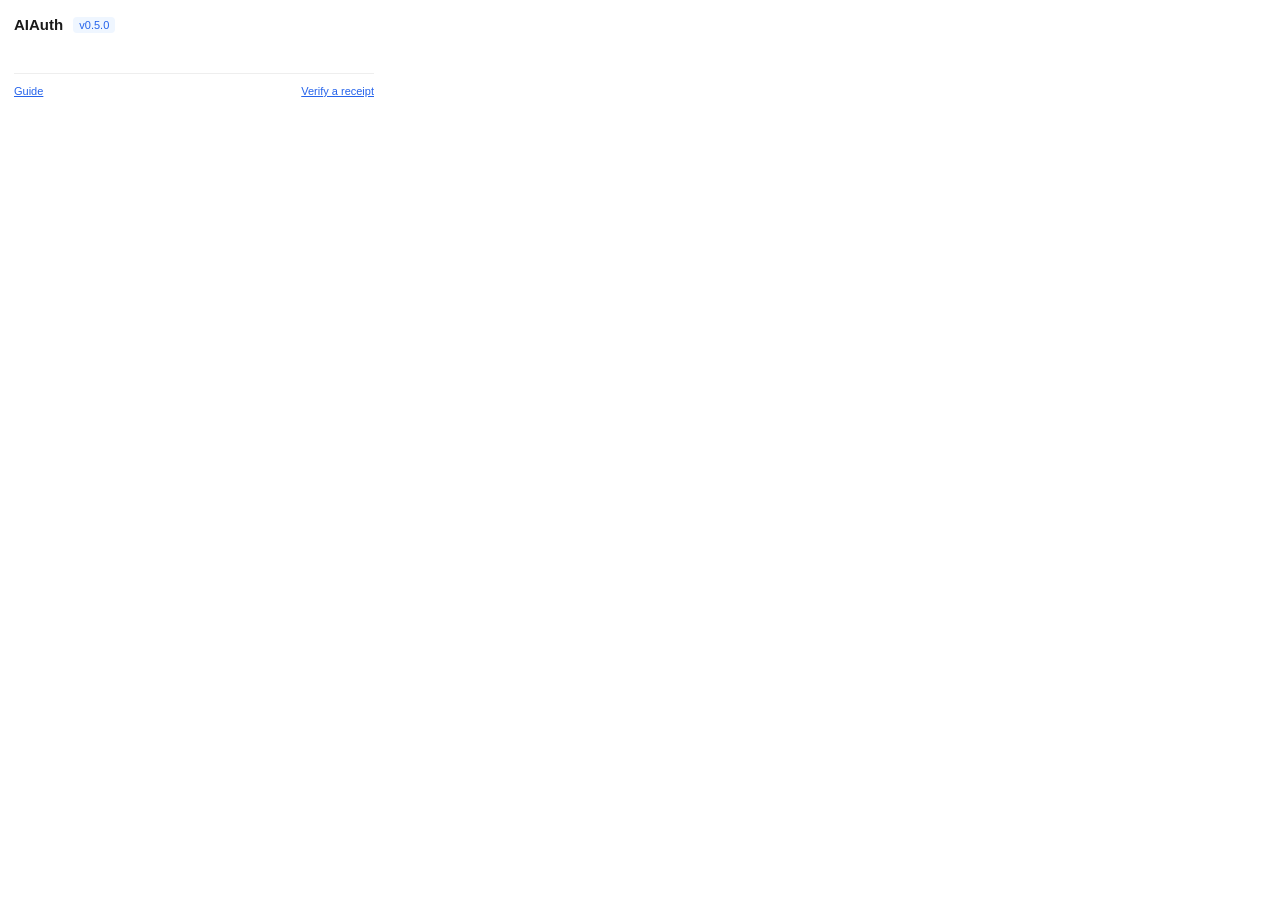
<file: chrome-extension/popup.html>
<!doctype html>
<html>
<head>
  <meta charset="utf-8" />
  <title>AIAuth</title>
  <style>
    body {
      font: 14px/1.4 -apple-system, BlinkMacSystemFont, "Segoe UI", Roboto, sans-serif;
      width: 360px;
      margin: 0;
      padding: 14px;
      color: #1a1a1a;
    }
    h1 { font-size: 15px; margin: 0 0 4px; }
    h1 .tag { font-size: 11px; color: #2563eb; background: #eff6ff; padding: 2px 6px; border-radius: 4px; font-weight: 500; margin-left: 6px; vertical-align: 1px; }
    .muted { color: #777; font-size: 11px; }
    .section { margin-top: 14px; }
    .section h2 {
      font-size: 11px;
      text-transform: uppercase;
      letter-spacing: 0.4px;
      color: #888;
      margin: 0 0 6px;
      font-weight: 600;
    }
    label { display: block; font-size: 12px; color: #555; margin-top: 6px; }
    input, textarea {
      width: 100%;
      box-sizing: border-box;
      padding: 6px 8px;
      font-size: 13px;
      border: 1px solid #ccc;
      border-radius: 6px;
      font-family: inherit;
    }
    textarea { height: 60px; resize: vertical; }
    button {
      padding: 6px 10px;
      font-size: 12px;
      border: 0;
      border-radius: 6px;
      background: #111;
      color: #fff;
      cursor: pointer;
    }
    button.secondary { background: #eee; color: #111; }
    button.tiny { padding: 3px 7px; font-size: 11px; }
    button:disabled { opacity: 0.6; cursor: default; }
    button.primary { background: #2563eb; }
    #status { font-size: 12px; margin-top: 8px; min-height: 16px; }
    .ok { color: #1a7f37; }
    .err { color: #b42318; }
    .row { display: flex; gap: 6px; }
    .row button { flex: 1; }

    /* State containers — only one is visible at a time */
    .state { display: none; }
    .state.active { display: block; }

    .panel {
      background: #f8fafc;
      border: 1px solid #e2e8f0;
      border-radius: 8px;
      padding: 14px;
      text-align: center;
    }
    .panel .head {
      font-size: 15px;
      font-weight: 600;
      margin-bottom: 6px;
    }
    .panel .body {
      font-size: 12px;
      color: #555;
      margin-bottom: 10px;
    }
    .badge {
      display: inline-block;
      font-size: 10px;
      font-weight: 600;
      letter-spacing: 0.4px;
      text-transform: uppercase;
      padding: 2px 6px;
      border-radius: 3px;
      margin-left: 6px;
      vertical-align: 1px;
    }
    .badge.free { background: #f3f4f6; color: #4b5563; }
    .badge.enterprise { background: #eff6ff; color: #2563eb; }

    .stats { display: grid; grid-template-columns: 1fr 1fr 1fr; gap: 8px; margin-top: 8px; }
    .stat { background: #f8fafc; border: 1px solid #e5e7eb; border-radius: 6px; padding: 8px; text-align: center; }
    .stat .n { font-size: 18px; font-weight: 700; color: #111; }
    .stat .lbl { font-size: 10px; color: #6b7280; text-transform: uppercase; letter-spacing: 0.4px; }

    #receipts { max-height: 180px; overflow-y: auto; border: 1px solid #eee; border-radius: 6px; }
    #receipts:empty::after {
      content: 'No receipts yet. Select AI text and right-click, then choose "Attest selection with AIAuth".';
      display: block;
      padding: 12px;
      color: #999;
      font-size: 12px;
      text-align: center;
    }
    .rcpt {
      display: grid;
      grid-template-columns: minmax(0, 1fr) auto;
      gap: 6px;
      padding: 8px 10px;
      border-bottom: 1px solid #f0f0f0;
      align-items: center;
    }
    .rcpt:last-child { border-bottom: 0; }
    .rcpt-code { font-family: ui-monospace, Menlo, Consolas, monospace; font-size: 12px; }
    .rcpt-meta {
      color: #888;
      font-size: 11px;
      margin-top: 2px;
      /* Truncate with ellipsis so a long meta (file type, TTA, C2PA
         generator) never pushes the action buttons off-screen. */
      white-space: nowrap;
      overflow: hidden;
      text-overflow: ellipsis;
    }
    .rcpt-actions { display: flex; gap: 4px; flex-shrink: 0; }
    .rcpt-status { font-size: 10px; color: #1a7f37; margin-left: 6px; }
    .rcpt-status.pending { color: #b45309; }
    code { background: #f3f3f3; padding: 1px 4px; border-radius: 3px; font-size: 12px; }
    .drop {
      display: flex; flex-direction: column; align-items: center; justify-content: center;
      padding: 16px; border: 2px dashed #ccc; border-radius: 8px;
      text-align: center; cursor: pointer; transition: border-color 120ms, background 120ms;
    }
    .drop:hover, .drop.hover { border-color: #2563eb; background: #f5f8ff; }
    .drop-label { font-size: 13px; font-weight: 600; }
    .drop-sub { font-size: 11px; color: #888; margin-top: 4px; }
    .drop.busy { opacity: 0.7; pointer-events: none; }

    details { margin-top: 12px; }
    details summary { cursor: pointer; font-size: 12px; color: #2563eb; }
    details[open] summary { margin-bottom: 8px; }
    .footer {
      margin-top: 14px;
      padding-top: 10px;
      border-top: 1px solid #eee;
      font-size: 11px;
      color: #888;
      display: flex;
      justify-content: space-between;
    }
  </style>
</head>
<body>
  <h1>AIAuth <span class="tag" id="versionTag">v0.5.0</span></h1>

  <!-- STATE 1: NOT CONFIGURED -->
  <div id="state1" class="state">
    <div class="panel">
      <div class="head">Chain of Custody for AI Work</div>
      <div class="body">Enter your email to start. Free forever. No content leaves your machine.</div>
      <label for="onboardEmail" style="text-align:left;">Your email</label>
      <input id="onboardEmail" type="email" placeholder="you@example.com" />
      <div class="row" style="margin-top:10px; flex-direction:column; gap:6px;">
        <button id="startAttesting" class="primary">Start Attesting</button>
        <button id="onboardStart" class="secondary">Verify My Email (Recommended)</button>
      </div>
      <div class="body" style="font-size:10px; margin-top:10px; color:#888; line-height:1.4;">
        <b>Start Attesting</b> lets you begin immediately. Your email appears on receipts as-is.
        <b>Verify My Email</b> enables cross-person chain-of-custody and enterprise features.
      </div>
    </div>
  </div>

  <!-- STATE 3u: UNVERIFIED READY — attestation works; nudge to verify -->
  <div id="state3u" class="state">
    <div class="muted">
      <b id="currentIdentU">you@example.com</b>
      <span class="badge free">Free · Unverified</span>
    </div>
    <div class="muted" style="margin-top:4px;">the right-click menu on a supported AI site to attest selected text.</div>

    <div id="verifyBanner" style="margin-top:12px; padding:10px; background:#fef3c7; border:1px solid #fcd34d; border-radius:8px; font-size:12px; color:#78350f;">
      <b>Your email is unverified.</b> Attestation works, but cross-person and enterprise features
      need a verified email. <a href="#" id="verifyNow" style="color:#2563eb; font-weight:600;">Verify Now</a>
    </div>

    <div class="stats">
      <div class="stat"><div class="n" id="statTodayU">0</div><div class="lbl">Today</div></div>
      <div class="stat"><div class="n" id="statTotalU">0</div><div class="lbl">Total</div></div>
      <div class="stat"><div class="n" id="statPendingU">0</div><div class="lbl">Pending</div></div>
    </div>

    <div class="section">
      <h2>Recent receipts</h2>
      <div id="receiptsU"></div>
    </div>

    <div class="section">
      <h2>Attest a file</h2>
      <div id="dropU" class="drop">
        <span class="drop-label">Drop a file here, or click to choose</span>
        <span class="drop-sub">Excel, PDF, Word, images — hashed locally, file never uploaded.</span>
      </div>
      <input id="filePickerU" type="file" style="display:none" />
      <div style="font-size:11px;color:#888;margin-top:6px;">
        Format not recognized for cross-format integrity? <a href="https://aiauth.app/new-format" target="_blank" rel="noopener">Request support</a>.
      </div>
    </div>

    <div class="section">
      <h2>Attest pasted text</h2>
      <textarea id="manualU" placeholder="Paste AI output here"></textarea>
      <button id="signU" style="margin-top:6px;">Attest text</button>
    </div>

    <details>
      <summary>Settings</summary>
      <label for="serverU">Server</label>
      <input id="serverU" type="text" placeholder="https://aiauth.app" />
      <div class="row" style="margin-top:8px;">
        <button id="saveU" class="secondary">Save</button>
        <button id="changeEmailU" class="secondary">Change email</button>
      </div>
    </details>
  </div>

  <!-- STATE 2: AWAITING VERIFICATION -->
  <div id="state2" class="state">
    <div class="panel">
      <div class="head">✉ Check your email</div>
      <div class="body">We sent a link to <b id="pendingEmail"></b>. Click it within 15 minutes.</div>
      <div class="body" style="font-size:11px;">Or paste the full link here:</div>
      <input id="pasteLink" type="text" placeholder="https://aiauth.app/auth?token=..." />
      <div class="row" style="margin-top:8px;">
        <button id="useLink" class="primary">Verify</button>
        <button id="resendLink" class="secondary">Resend</button>
        <button id="changeEmail" class="secondary">Change email</button>
      </div>
    </div>
  </div>

  <!-- STATE 3 + 4: VERIFIED (State 4 adds org banner) -->
  <div id="state3" class="state">
    <div class="muted">
      <b id="currentIdent">you@example.com</b>
      <span id="tierBadge" class="badge free">Free</span>
      <span id="orgBanner" style="display:none;"> · <b id="orgName"></b></span>
    </div>
    <div class="muted" style="margin-top:4px;">the right-click menu on a supported AI site to attest selected text.</div>

    <div class="stats">
      <div class="stat"><div class="n" id="statToday">0</div><div class="lbl">Today</div></div>
      <div class="stat"><div class="n" id="statTotal">0</div><div class="lbl">Total</div></div>
      <div class="stat"><div class="n" id="statPending">0</div><div class="lbl">Pending</div></div>
    </div>

    <div class="section">
      <h2>Recent receipts</h2>
      <div id="receipts"></div>
    </div>

    <div class="section">
      <h2>Attest a file</h2>
      <div id="drop" class="drop">
        <span class="drop-label">Drop a file here, or click to choose</span>
        <span class="drop-sub">Excel, PDF, Word, images — hashed locally, file never uploaded.</span>
      </div>
      <input id="filePicker" type="file" style="display:none" />
      <div style="font-size:11px;color:#888;margin-top:6px;">
        Format not recognized for cross-format integrity? <a href="https://aiauth.app/new-format" target="_blank" rel="noopener">Request support</a>.
      </div>
    </div>

    <div class="section">
      <h2>Attest pasted text</h2>
      <textarea id="manual" placeholder="Paste AI output here"></textarea>
      <button id="sign" style="margin-top:6px;">Attest text</button>
    </div>

    <details>
      <summary>Settings</summary>
      <label for="server">Server</label>
      <input id="server" type="text" placeholder="https://aiauth.app" />
      <div class="row" style="margin-top:8px;">
        <button id="save">Save</button>
        <button id="health" class="secondary">Check server</button>
        <button id="logout" class="secondary">Log out</button>
      </div>
      <label style="margin-top:8px;">
        <input type="checkbox" id="tierEnterprise" /> Enable enterprise-tier capture
      </label>
      <div class="muted" style="font-size:10px; margin-top:2px;">
        Your organization manages this; change only if instructed.
      </div>
    </details>
  </div>

  <!-- STATE 5: SESSION EXPIRED -->
  <div id="state5" class="state">
    <div class="panel">
      <div class="head">⚠ Session expired</div>
      <div class="body">Log in again to manage your account. <b>Attestation still works</b> — right-click and choose &quot;Attest selection with AIAuth&quot; as usual.</div>
      <div class="row" style="margin-top:8px;">
        <button id="reauthSend" class="primary">Send login link</button>
      </div>
    </div>
  </div>

  <div id="status"></div>

  <div class="footer">
    <span><a href="https://aiauth.app/guide" target="_blank" style="color:#2563eb;">Guide</a></span>
    <span><a href="https://aiauth.app/check" target="_blank" style="color:#2563eb;">Verify a receipt</a></span>
  </div>

  <script src="popup.js"></script>
</body>
</html>
</file>
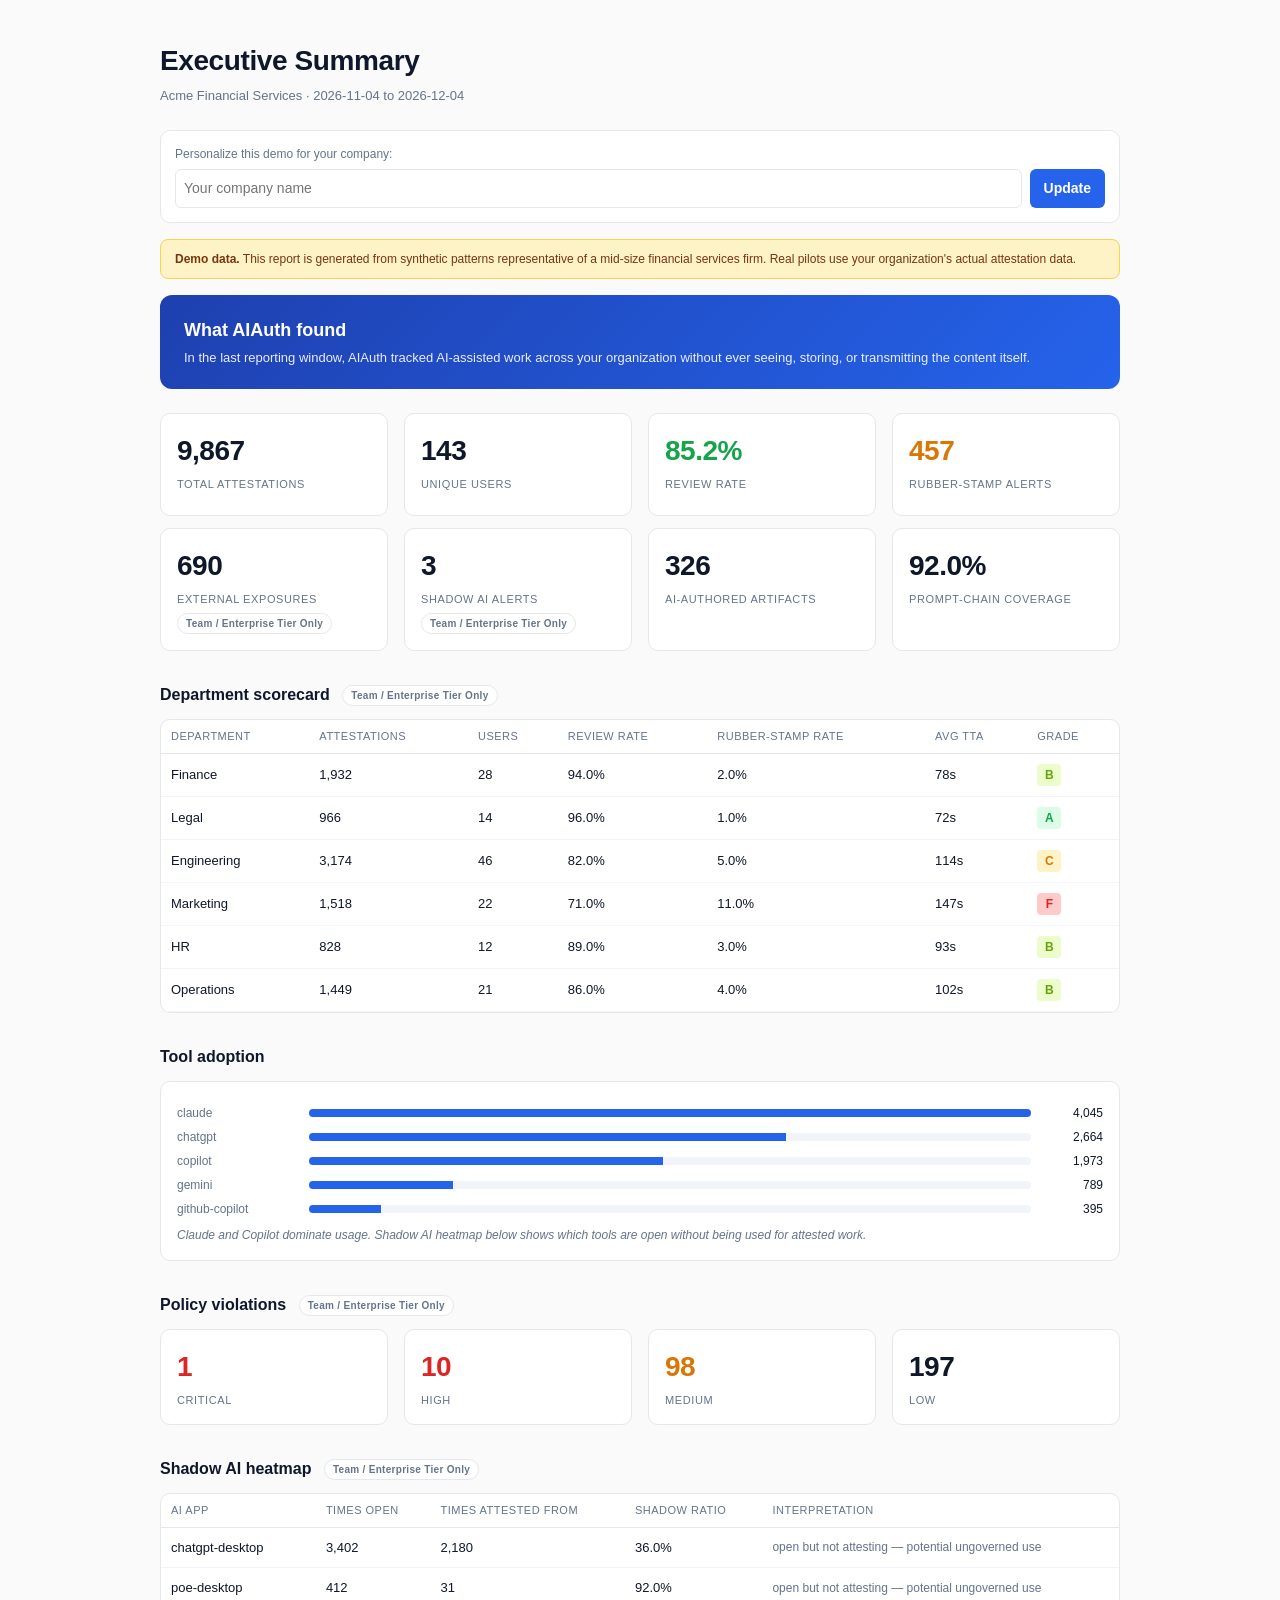
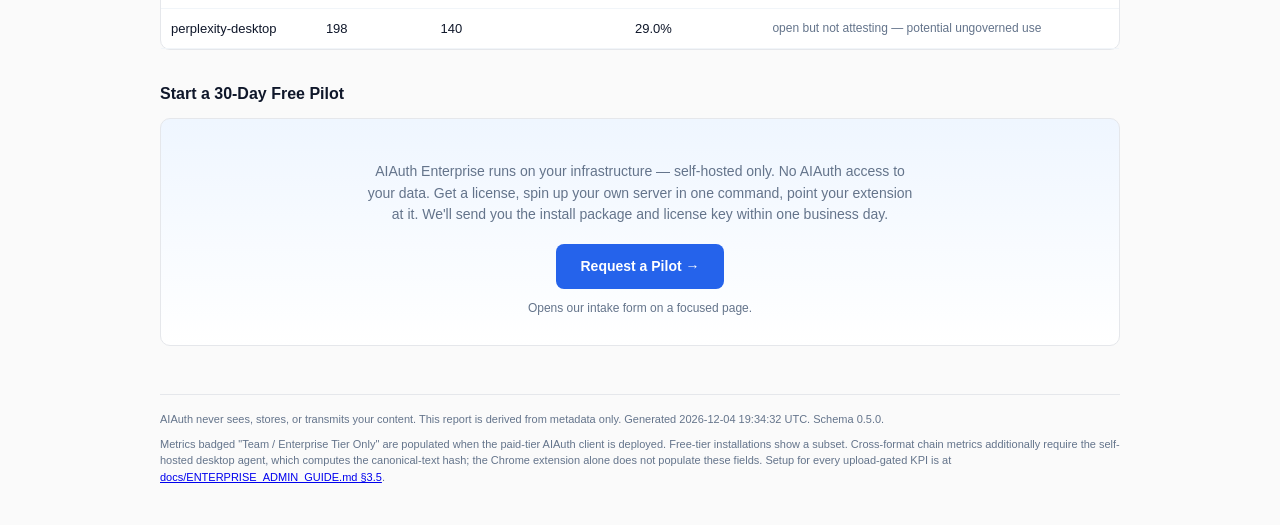
<file: templates/commercial/executive-summary.html>
<!doctype html>
<html lang="en">
<head>
  <meta charset="utf-8" />
  <meta name="viewport" content="width=device-width, initial-scale=1" />
  <title>AIAuth — Executive Summary</title>
  <style>
    :root {
      --bg: #fafafa; --panel: #fff; --border: #e5e7eb;
      --ink: #0f172a; --muted: #64748b; --blue: #2563eb;
      --good: #16a34a; --warn: #d97706; --bad: #dc2626;
    }
    body {
      font: 14px/1.5 -apple-system, BlinkMacSystemFont, "Segoe UI", Roboto, "Helvetica Neue", Arial, sans-serif;
      background: var(--bg); color: var(--ink); margin: 0; padding: 40px 24px;
    }
    .container { max-width: 960px; margin: 0 auto; }
    h1 { font-size: 28px; margin: 0 0 4px; letter-spacing: -0.4px; }
    .sub { color: var(--muted); font-size: 13px; margin-bottom: 24px; }
    .banner {
      background: linear-gradient(135deg, #1e40af 0%, #2563eb 100%);
      color: white; padding: 22px 24px; border-radius: 12px; margin-bottom: 24px;
    }
    .banner .title { font-size: 18px; font-weight: 600; margin-bottom: 4px; }
    .banner .body { font-size: 13px; opacity: 0.9; }
    .grid { display: grid; gap: 16px; }
    .grid-4 { grid-template-columns: repeat(4, 1fr); }
    .grid-3 { grid-template-columns: repeat(3, 1fr); }
    *, *::before, *::after { box-sizing: border-box; }
    td, th { word-break: break-word; overflow-wrap: anywhere; }
    .kpi .n { overflow-wrap: anywhere; }
    @media (max-width: 1024px) {
      body { padding: 32px 20px; }
      .grid-4 { grid-template-columns: repeat(2, 1fr); }
      .grid-3 { grid-template-columns: repeat(2, 1fr); }
    }
    @media (max-width: 768px) {
      body { padding: 24px 16px; }
      h1 { font-size: clamp(22px, 6vw, 28px); }
      .grid-4 { grid-template-columns: repeat(2, 1fr); }
      .grid-3 { grid-template-columns: 1fr; }
      table { display: block; overflow-x: auto; -webkit-overflow-scrolling: touch; white-space: nowrap; }
      table td, table th { white-space: normal; }
      .bar-label { width: 90px; }
      .bar-val { width: 50px; }
    }
    @media (max-width: 480px) {
      body { padding: 16px 12px; }
      .grid-4 { grid-template-columns: 1fr; }
      .kpi .n { font-size: 22px; }
      .bar-label { width: 70px; font-size: 11px; }
    }
    @media (max-width: 720px) { .grid-4 { grid-template-columns: repeat(2, 1fr); } .grid-3 { grid-template-columns: 1fr; } }
    .card { background: var(--panel); border: 1px solid var(--border); border-radius: 10px; padding: 16px; }
    .kpi .n { font-size: 28px; font-weight: 700; letter-spacing: -0.5px; }
    .kpi .lbl { font-size: 11px; color: var(--muted); text-transform: uppercase; letter-spacing: 0.6px; margin-top: 4px; }
    .kpi .trend { font-size: 11px; margin-top: 6px; }
    .kpi.good .n { color: var(--good); } .kpi.warn .n { color: var(--warn); } .kpi.bad .n { color: var(--bad); }
    h2 { font-size: 16px; margin: 32px 0 12px; }
    .bar-row { display: flex; align-items: center; gap: 12px; margin: 6px 0; }
    .bar-label { width: 120px; font-size: 12px; color: var(--muted); }
    .bar-wrap { flex: 1; background: #f1f5f9; height: 8px; border-radius: 4px; overflow: hidden; }
    .bar-fill { background: var(--blue); height: 100%; }
    .bar-val { width: 60px; text-align: right; font-size: 12px; font-variant-numeric: tabular-nums; }
    .grade { display: inline-block; width: 24px; text-align: center; font-weight: 700; font-size: 12px; border-radius: 4px; padding: 2px 0; }
    .grade.A { background: #dcfce7; color: var(--good); }
    .grade.B { background: #ecfccb; color: #65a30d; }
    .grade.C { background: #fef3c7; color: var(--warn); }
    .grade.D { background: #fee2e2; color: var(--bad); }
    .grade.F { background: #fecaca; color: var(--bad); }
    table { width: 100%; border-collapse: collapse; font-size: 13px; }
    th { text-align: left; color: var(--muted); font-weight: 500; font-size: 11px; text-transform: uppercase; letter-spacing: 0.5px; padding: 8px 10px; border-bottom: 1px solid var(--border); }
    td { padding: 10px; border-bottom: 1px solid #f1f5f9; }
    .sev.critical { color: var(--bad); font-weight: 600; }
    .sev.high { color: var(--bad); }
    .sev.medium { color: var(--warn); }
    .sev.low { color: var(--muted); }
    .note { font-size: 12px; color: var(--muted); margin-top: 8px; font-style: italic; }
    .synthetic-warning {
      background: #fef3c7; border: 1px solid #fcd34d; color: #78350f;
      padding: 10px 14px; border-radius: 8px; font-size: 12px; margin-bottom: 16px;
    }
    footer { margin-top: 48px; padding-top: 16px; border-top: 1px solid var(--border); font-size: 11px; color: var(--muted); }
    .tier-badge {
      display: inline-block; font-size: 10px; font-weight: 600;
      color: var(--muted); border: 1px solid var(--border);
      background: var(--panel); padding: 2px 8px; border-radius: 999px;
      letter-spacing: 0.03em; margin-left: 8px; vertical-align: middle;
      text-transform: none;
    }
    .kpi .tier-badge { margin-top: 6px; margin-left: 0; }
  </style>
</head>
<body>
  <div class="container">
    <h1>Executive Summary</h1>
    <div class="sub" id="subhead">Loading…</div>

    <div id="companyPersonalize" style="display:none;background:#fff;border:1px solid var(--border);border-radius:10px;padding:14px;margin-bottom:16px;">
      <label for="companyInput" style="font-size:12px;color:var(--muted);display:block;margin-bottom:6px;">Personalize this demo for your company:</label>
      <div style="display:flex;gap:8px;">
        <input id="companyInput" placeholder="Your company name" style="flex:1;padding:8px;border:1px solid var(--border);border-radius:6px;font:inherit;" />
        <button id="companyApply" style="padding:8px 14px;background:var(--blue);color:white;border:0;border-radius:6px;font:inherit;font-weight:600;cursor:pointer;">Update</button>
      </div>
    </div>

    <div class="synthetic-warning" id="syntheticNotice" style="display:none;">
      <strong>Demo data.</strong> This report is generated from synthetic patterns representative of a mid-size financial services firm.
      Real pilots use your organization's actual attestation data.
    </div>

    <div class="banner">
      <div class="title" id="bannerTitle">What AIAuth found</div>
      <div class="body" id="bannerBody">In the last reporting window, AIAuth tracked AI-assisted work across your organization without ever seeing, storing, or transmitting the content itself.</div>
    </div>

    <div class="grid grid-4">
      <div class="card kpi"><div class="n" id="k_total">—</div><div class="lbl">Total attestations</div><div class="trend" id="k_total_trend"></div></div>
      <div class="card kpi"><div class="n" id="k_users">—</div><div class="lbl">Unique users</div></div>
      <div class="card kpi good"><div class="n" id="k_rev">—</div><div class="lbl">Review rate</div></div>
      <div class="card kpi warn"><div class="n" id="k_rubber">—</div><div class="lbl">Rubber-stamp alerts</div></div>
    </div>

    <div class="grid grid-4" style="margin-top:12px;">
      <div class="card kpi"><div class="n" id="k_ext">—</div><div class="lbl">External exposures</div><span class="tier-badge">Team / Enterprise Tier Only</span></div>
      <div class="card kpi"><div class="n" id="k_shadow">—</div><div class="lbl">Shadow AI alerts</div><span class="tier-badge">Team / Enterprise Tier Only</span></div>
      <div class="card kpi"><div class="n" id="k_ai">—</div><div class="lbl">AI-authored artifacts</div></div>
      <div class="card kpi"><div class="n" id="k_prompt">—</div><div class="lbl">Prompt-chain coverage</div></div>
    </div>

    <h2>Department scorecard <span class="tier-badge">Team / Enterprise Tier Only</span></h2>
    <div class="card" style="padding:0;">
      <table>
        <thead>
          <tr><th>Department</th><th>Attestations</th><th>Users</th><th>Review rate</th><th>Rubber-stamp rate</th><th>Avg TTA</th><th>Grade</th></tr>
        </thead>
        <tbody id="deptRows"></tbody>
      </table>
    </div>

    <h2>Tool adoption</h2>
    <div class="card">
      <div id="modelBars"></div>
      <div class="note">Claude and Copilot dominate usage. Shadow AI heatmap below shows which tools are open without being used for attested work.</div>
    </div>

    <h2>Policy violations <span class="tier-badge">Team / Enterprise Tier Only</span></h2>
    <div class="grid grid-4">
      <div class="card kpi bad"><div class="n" id="v_crit">—</div><div class="lbl">Critical</div></div>
      <div class="card kpi bad"><div class="n" id="v_high">—</div><div class="lbl">High</div></div>
      <div class="card kpi warn"><div class="n" id="v_med">—</div><div class="lbl">Medium</div></div>
      <div class="card kpi"><div class="n" id="v_low">—</div><div class="lbl">Low</div></div>
    </div>

    <h2>Shadow AI heatmap <span class="tier-badge">Team / Enterprise Tier Only</span></h2>
    <div class="card" style="padding:0;">
      <table>
        <thead>
          <tr><th>AI app</th><th>Times open</th><th>Times attested from</th><th>Shadow ratio</th><th>Interpretation</th></tr>
        </thead>
        <tbody id="shadowRows"></tbody>
      </table>
    </div>

    <h2>Start a 30-Day Free Pilot</h2>
    <div class="card" style="background:linear-gradient(180deg,#eff6ff,#fff);text-align:center;padding:28px 22px;">
      <p style="font-size:14px;color:var(--muted);margin-bottom:18px;line-height:1.55;max-width:560px;margin-left:auto;margin-right:auto;">
        AIAuth Enterprise runs on your infrastructure — self-hosted only. No AIAuth access to your data.
        Get a license, spin up your own server in one command, point your extension at it. We'll send you
        the install package and license key within one business day.
      </p>
      <a href="/pilot" style="display:inline-block;padding:12px 24px;background:var(--blue);color:white;border-radius:8px;font:inherit;font-weight:600;text-decoration:none;">Request a Pilot →</a>
      <div style="margin-top:10px;font-size:12px;color:var(--muted);">Opens our intake form on a focused page.</div>
    </div>

    <footer>
      AIAuth never sees, stores, or transmits your content. This report is derived from metadata only.
      Generated <span id="gen">—</span>. Schema <span id="sv">—</span>.
      <div style="margin-top:8px;">
        Metrics badged "Team / Enterprise Tier Only" are populated when the paid-tier AIAuth client is
        deployed. Free-tier installations show a subset. Cross-format chain metrics additionally
        require the self-hosted desktop agent, which computes the canonical-text hash; the Chrome
        extension alone does not populate these fields. Setup for every upload-gated KPI is at
        <a href="https://github.com/chasehfinch-cpu/AIAuth/blob/main/docs/ENTERPRISE_ADMIN_GUIDE.md#kpi-data-inputs-at-a-glance">docs/ENTERPRISE_ADMIN_GUIDE.md §3.5</a>.
      </div>
    </footer>
  </div>

  <script src="synthetic-data.js"></script>
  <script>
    // Data-source strategy:
    //  - If ?source=live&org_id=...&session=... provided, fetch from
    //    /v1/admin/dashboard/data with Bearer auth.
    //  - Otherwise render with synthetic data (customizable via ?company=).
    async function getData() {
      const qp = new URLSearchParams(location.search);
      const src = qp.get("source");
      if (src === "live") {
        const org = qp.get("org_id");
        const tok = qp.get("session");
        const res = await fetch(`/v1/admin/dashboard/data?org_id=${encodeURIComponent(org)}`, {
          headers: { Authorization: "Bearer " + tok },
        });
        return await res.json();
      }
      const opts = {};
      const company = qp.get("company");
      if (company) opts.company = company;
      return window.AIAuthSynthetic.generateDashboardData(opts);
    }

    function pct(n) { return (Math.round(n * 1000) / 10).toFixed(1) + "%"; }
    function fmt(n) { return (n || 0).toLocaleString(); }

    async function render() {
      const d = await getData();
      const meta = d.meta || {};
      document.getElementById("subhead").textContent =
        `${meta.org_name || "Your organization"} · ${(meta.date_range?.from || "").slice(0,10)} to ${(meta.date_range?.to || "").slice(0,10)}`;
      if (meta.synthetic) document.getElementById("syntheticNotice").style.display = "";
      document.getElementById("gen").textContent = (meta.generated_at || "").slice(0, 19).replace("T", " ") + " UTC";
      document.getElementById("sv").textContent = meta.schema_version || "—";

      const s = d.summary || {};
      document.getElementById("k_total").textContent = fmt(s.total_attestations);
      document.getElementById("k_users").textContent = fmt(s.unique_users);
      document.getElementById("k_rev").textContent = pct(s.review_rate || 0);
      document.getElementById("k_rubber").textContent = fmt(s.rubber_stamp_count);
      document.getElementById("k_ext").textContent = fmt(s.external_exposure_count);
      document.getElementById("k_shadow").textContent = fmt(s.shadow_ai_alerts);
      document.getElementById("k_ai").textContent = fmt(s.ai_authored_detected);
      document.getElementById("k_prompt").textContent = pct(s.prompt_hash_coverage || 0);

      const pv = s.policy_violations || { critical: 0, high: 0, medium: 0, low: 0 };
      document.getElementById("v_crit").textContent = fmt(pv.critical);
      document.getElementById("v_high").textContent = fmt(pv.high);
      document.getElementById("v_med").textContent = fmt(pv.medium);
      document.getElementById("v_low").textContent = fmt(pv.low);

      const deptRows = document.getElementById("deptRows");
      deptRows.innerHTML = "";
      (d.by_department || []).forEach((x) => {
        const tr = document.createElement("tr");
        tr.innerHTML =
          `<td>${x.department}</td>` +
          `<td>${fmt(x.total)}</td>` +
          `<td>${fmt(x.unique_users)}</td>` +
          `<td>${pct(x.review_rate || 0)}</td>` +
          `<td>${pct(x.rubber_stamp_rate || 0)}</td>` +
          `<td>${x.avg_tta != null ? x.avg_tta + "s" : "—"}</td>` +
          `<td><span class="grade ${x.grade}">${x.grade}</span></td>`;
        deptRows.appendChild(tr);
      });

      const modelBars = document.getElementById("modelBars");
      modelBars.innerHTML = "";
      const maxCount = Math.max(1, ...(d.by_model || []).map((m) => m.count));
      (d.by_model || []).forEach((m) => {
        const row = document.createElement("div");
        row.className = "bar-row";
        row.innerHTML =
          `<div class="bar-label">${m.model || "unknown"}</div>` +
          `<div class="bar-wrap"><div class="bar-fill" style="width:${(m.count / maxCount * 100).toFixed(0)}%"></div></div>` +
          `<div class="bar-val">${fmt(m.count)}</div>`;
        modelBars.appendChild(row);
      });

      const shadowRows = document.getElementById("shadowRows");
      shadowRows.innerHTML = "";
      (d.shadow_ai_heatmap?.by_app || []).forEach((s) => {
        const tr = document.createElement("tr");
        tr.innerHTML =
          `<td>${s.app}</td>` +
          `<td>${fmt(s.times_open)}</td>` +
          `<td>${fmt(s.times_attested_from)}</td>` +
          `<td>${pct(s.shadow_ratio || 0)}</td>` +
          `<td style="color:#64748b;font-size:12px;">${s.interpretation}</td>`;
        shadowRows.appendChild(tr);
      });
    }

    render().catch((e) => {
      document.getElementById("subhead").textContent = "Error loading data: " + e.message;
    });

    // Company personalization (synthetic-data only)
    (function(){
      const qp = new URLSearchParams(location.search);
      if (qp.get("source") === "live") return;  // don't show input on live dashboards
      const box = document.getElementById("companyPersonalize");
      const input = document.getElementById("companyInput");
      const apply = document.getElementById("companyApply");
      if (!box || !input || !apply) return;
      box.style.display = "";
      input.value = qp.get("company") || "";
      apply.onclick = () => {
        const v = input.value.trim();
        if (!v) return;
        const url = new URL(location.href);
        url.searchParams.set("company", v);
        location.href = url.toString();
      };
      input.addEventListener("keydown", e => { if (e.key === "Enter") apply.click(); });
    })();

    // Pilot intake moved to the standalone /pilot page — see footer CTA.
  </script>
</body>
</html>
</file>
